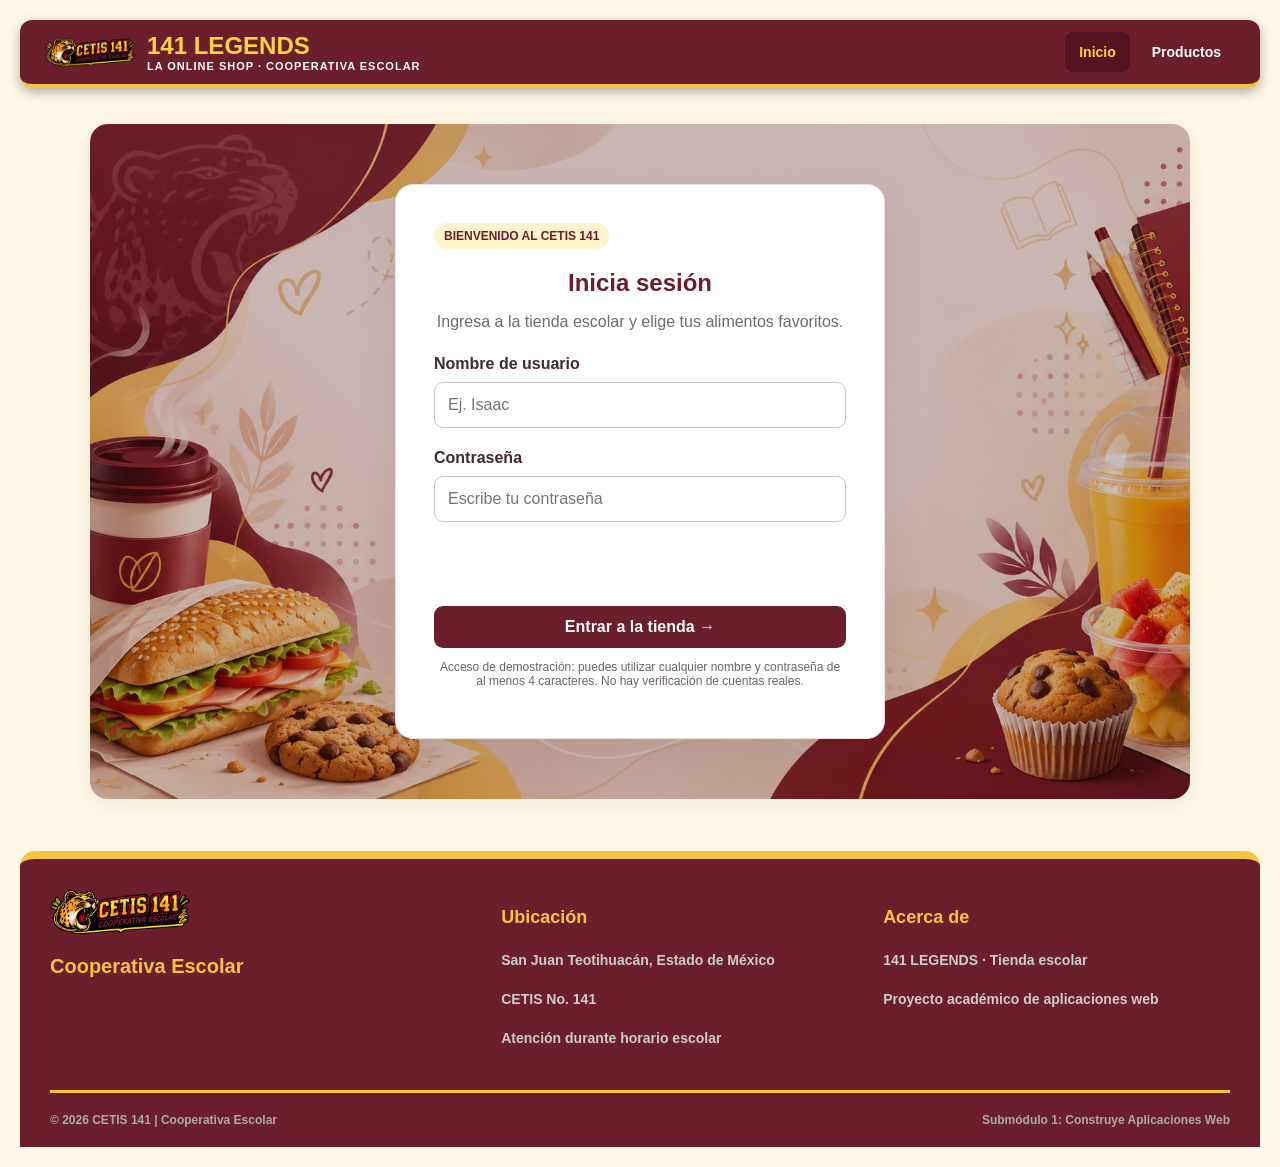
<file: index.html>
<!DOCTYPE html>
<html lang="es">
 <head>
  <meta charset="utf-8"/>
  <meta content="width=device-width, initial-scale=1.0" name="viewport"/>
  <meta content="#6B1E2B" name="theme-color"/>
  <title>
   Iniciar sesión | 141 LEGENDS
  </title>
  <link href="assets/estilos.css" rel="stylesheet"/>
  <script defer="" src="assets/app.js">
  </script>
 </head>
 <body data-pagina="login">
  <!-- Encabezado y navegación principal de la tienda. -->
  <header class="encabezado">
   <div class="marca">
    <a href="index.html">
     <img alt="Logo CETIS 141" src="assets/logo.png"/>
    </a>
    <div class="nombre">
     <h1>
      141 LEGENDS
     </h1>
     <p>
      LA ONLINE SHOP · COOPERATIVA ESCOLAR
     </p>
    </div>
   </div>
   <nav aria-label="Navegación principal" class="menu-principal">
    <ul>
     <li>
      <a class="activo" href="index.html">
       Inicio
      </a>
     </li>
     <li>
      <a class="" href="compras.html">
       Productos
      </a>
     </li>
    </ul>
   </nav>
  </header>
  <!-- Formulario de acceso para ingresar a la cooperativa. -->
  <main class="container">
   <section aria-labelledby="titulo-login" class="login-wrap">
    <span class="etiqueta">
     BIENVENIDO AL CETIS 141
    </span>
    <h2 id="titulo-login">
     Inicia sesión
    </h2>
    <p>
     Ingresa a la tienda escolar y elige tus alimentos favoritos.
    </p>
    <form class="formulario" id="form-login">
     <label for="usuario">
      Nombre de usuario
     </label>
     <input autocomplete="username" id="usuario" maxlength="60" minlength="2" name="usuario" placeholder="Ej. Isaac" required="" type="text"/>
     <label for="password">
      Contraseña
     </label>
     <input autocomplete="current-password" id="password" minlength="4" name="password" placeholder="Escribe tu contraseña" required="" type="password"/>
     <p class="error" id="login-error" role="alert">
     </p>
     <button class="btn" type="submit">
      Entrar a la tienda →
     </button>
    </form>
    <p class="aviso">
     Acceso de demostración: puedes utilizar cualquier nombre y contraseña de al menos 4 caracteres. No hay verificación de cuentas reales.
    </p>
   </section>
  </main>
  <!-- Información institucional y pie de página. -->
  <footer class="footer">
   <div class="footer-contenido">
    <div class="footer-marca">
     <img alt="CETIS 141" src="assets/logo.png"/>
     <h3>
      Cooperativa Escolar
     </h3>
    </div>
    <div class="footer-seccion">
     <h3>
      Ubicación
     </h3>
     <p>
      San Juan Teotihuacán, Estado de México
     </p>
     <p>
      CETIS No. 141
     </p>
     <p>
      Atención durante horario escolar
     </p>
    </div>
    <div class="footer-seccion">
     <h3>
      Acerca de
     </h3>
     <p>
      141 LEGENDS · Tienda escolar
     </p>
     <p>
      Proyecto académico de aplicaciones web
     </p>
    </div>
   </div>
   <div class="footer-inferior">
    <p>
     © 2026 CETIS 141 | Cooperativa Escolar
    </p>
    <p>
     Submódulo 1: Construye Aplicaciones Web
    </p>
   </div>
  </footer>
 </body>
</html>
</file>
<file: assets/estilos.css>
/* ESTILOS GENERALES: estructura, encabezado, navegación y distribución de páginas. */
* body {
    font-family: Arial, sans-serif;
    margin: 10;
    padding: 30px;
    background-color: #FFF8E7;
    color: #292929
}
body[data-pagina="login"] main.container {
    background:
        linear-gradient(
            rgba(40, 10, 20, 0.25),
            rgba(40, 10, 20, 0.25)
        ),
        url("fondo-login.jpg");
    background-size: cover;
    background-position: center;
    background-repeat: no-repeat;
    display: flex;
    justify-content: center;
    align-items: center;
    min-height: 610px;
    padding: 45px 25px;
    border-radius: 18px;
}
header {
    background-color: #6B1E2B;
    color: #FFFFFF;
    padding: 10px;
    display: flex;
    justify-content: center;
    border-radius: 20px;
    box-shadow: 0px 2px 5px #4E342E
}
.encabezado {
    background: #6B1E2B;
    border-bottom: 4px solid #f5c542;
    color: white;
    padding: 12px 25px;
    display: flex;
    align-items: center;
    justify-content: space-between;
    flex-wrap: wrap;
    gap: 20px;
    border-radius: 12px;
    box-shadow: 0 4px 12px rgba(0, 0, 0, 0.3);
}
.marca {
    display: flex;
    align-items: center;
    gap: 12px;
}
.marca img {
    width: 180px;
    max-width: none;
    height: auto;
    border: none;
    margin: 0;
    display: block;
}
.nombre h1 {
    font-size: 24px;
    font-weight: 900;
    color: #ffd43b;
    margin: 0;
}
.nombre p {
    font-size: 11px;
    font-weight: bold;
    color: #ffffff;
    letter-spacing: 1px;
    margin: 0;
}
.menu-principal ul {
    display: flex;
    align-items: center;
    flex-wrap: wrap;
    list-style: none;
    gap: 8px;
    margin: 0;
    padding: 0;
}
.menu-principal a {
    display: block;
    color: #ffffff;
    text-decoration: none;
    font-size: 14px;
    font-weight: bold;
    padding: 12px 14px;
    margin: 0;
    border-radius: 8px;
    transition: 0.3s;
}
.menu-principal a:hover {
    background: #0b0b0b;
    color: #ffd43b;
    text-decoration: none;
}
header img {
    width: 500px;
}
nav {
    display: flex;
    gap: 15px;
}
nav a {
    color: #FFD966;
    margin: 0 30px;
    text-decoration: none;
    font-weight: bold;
}
nav a:hover {
    text-decoration: overline;
}
.container {
    background: #F5EBDD;
    padding: 30px;
    margin-top: 40px;
    border-radius: 20px;
    box-shadow: 0px 2px 5px #4E342E;
}
.contenedor-principal {
    max-width: 1000px;
    margin: 30px auto;
    padding: 0 20px;
}
.titulo-seccion {
    text-align: center;
    color: #1a365d;
    margin-bottom: 25px;
}
.rejilla-paquetes {
    display: grid;
    grid-template-columns: repeat(auto-fit, minmax(280px, 1fr));
    gap: 20px;
}
.tarjeta {
    background-color: white;
    border: 1px solid #ddd;
    border-radius: 8px;
    padding: 20px;
    text-align: center;
}
.tarjeta h3 {
    color: #2b6cb0;
    margin-bottom: 10px;
}
.tarjeta p {
    color: #666;
    margin-bottom: 10px;
}
.tarjeta .precio {
    font-weight: bold;
    color: #dd6b20;
    font-size: 1.2rem;
}
img {
    max-width: 350px;
    height: auto;
    display: flex;
    justify-content: flex-start;
    margin-bottom: 30px;
    border: 3px solid #6B1E2B;
}
.footer {
    background-color: #6B1E2B;
    color: #ffffff;
    border-top: 8px solid #f5c542;
    padding: 30px 30px 0;
    margin-top: 50px;
    font-family: Arial, sans-serif;
    font-weight: bold;
}
.footer-contenido {
    max-width: 1300px;
    margin: 0 auto;
    display: grid;
    grid-template-columns: 2fr 1fr 1.5fr;
    gap: 35px;
    padding-bottom: 35px;
}
.footer-marca img {
    width: 350px;
    max-width: 100%;
    height: auto;
    border: none;
    margin: 0 0 15px;
    display: block;
}
.footer-marca h3 {
    color: #f5c542;
    font-size: 20px;
    font-weight: bold;
    margin-bottom: 12px;
}
.footer-seccion h3 {
    color: #f5c542;
    font-size: 18px;
    font-weight: bold;
    margin-bottom: 20px;
}
.footer-seccion a {
    text-decoration: none;
    color: #dddddd;
    font-size: 14px;
    transition: 0.3s;
}
.footer-seccion a:hover {
    color: #f5c542;
}
.footer-seccion p {
    color: #cccccc;
    font-size: 14px;
    line-height: 1.8;
    margin-bottom: 4px;
}
.footer-redes {
    display: flex;
    gap: 12px;
    margin-bottom: 20px;
}
.footer-redes a {
    display: flex;
    align-items: center;
    justify-content: center;
    width: 42px;
    height: 42px;
    background-color: #800020;
    color: #ffffff;
    border: 2px solid #f5c542;
    border-radius: 50%;
    font-size: 20px;
    font-weight: bold;
    transition: 0.3s;
}
.footer-redes a:hover {
    background-color: #111111;
    color: #ffffff;
    transform: translateY(-4px);
}
.footer-inferior {
    border-top: 3px solid #f5c542;
    padding: 20px 0;
    display: flex;
    justify-content: space-between;
    align-items: center;
    gap: 15px;
}
.footer-inferior p {
    color: #aaaaaa;
    font-size: 12px;
    margin: 0;
}
* {
    box-sizing:border-box
}
body {
    margin:0;
    padding:20px;
    color:#292929;
    font-family:Arial,sans-serif;
    min-height:100vh
}
button,input {
    font:inherit
}
button {
    cursor:pointer
}
.encabezado {
    max-width:1280px;
    margin:auto
}
.marca img {
    width:90px;
    margin:0
}
.menu-principal a {
    margin:0
}
.menu-principal a.activo {
    background:#531320;
    color:#ffd43b
}
.container {
    max-width:1100px;
    margin:36px auto;
    padding:32px;
    background:#F2E0E3;
    border-radius:18px;
    box-shadow:0 5px 24px #361a1a12
}
.titulo-seccion {
    color:#6B1E2B
}
.subtitulo {
    text-align:center;
    color: white;
    margin-top:-12px;
    margin-bottom:26px
}
.footer {
    border-radius:15px 15px 0 0;
    max-width:1280px;
    margin:52px auto 0
}
.footer-marca img {
    width:140px
}
.footer-contenido {
    grid-template-columns:1.2fr 1fr 1fr
}
.boton-tarjeta,.btn {
    display:inline-block;
    border:0;
    background:#6B1E2B;
    color:white!important;
    border-radius:9px;
    padding:12px 19px;
    text-decoration:none;
    font-weight:700;
    transition:.2s
}
.btn:hover,.boton-tarjeta:hover {
    background:#881f36;
    transform:translateY(-1px)
}
.btn-dorado {
    background:#f5c542;
    color:#38201c!important
}
.btn-dorado:hover {
    background:#e9b72a
}
.btn-claro {
    background:#f3e8e9;
    color:#6B1E2B!important
}
.btn-claro:hover {
    background:#ead6da
}
.btn-peligro {
    background:#a83434
}
.btn-peligro:hover {
    background:#8b2424
}
.btn:disabled {
    opacity:.45;
    cursor:not-allowed;
    transform:none
}
.etiqueta {
    display:inline-block;
    background:#fff4cb;
    color:#6B1E2B;
    padding:6px 10px;
    border-radius:15px;
    font-size:12px;
    font-weight:800
}
.tarjeta {
    border:1px solid #eadfe0;
    box-shadow:0 7px 20px #35131310;
    text-align:left;
    display:flex;
    flex-direction:column;
    gap:10px;
    padding:22px
}
.tarjeta h3 {
    color: white
}
.tarjeta p {
    line-height:1.5;
    margin:0
}
.tarjeta .precio {
    color:#8a233b;
    margin-top:auto
}
.tarjeta .btn {
    align-self:stretch
}
.login-wrap {
    max-width:490px;
    margin:15px auto;
    padding:38px;
    background:#fff;
    border:1px solid #eee0df;
    border-radius:18px;
    box-shadow:0 14px 40px #3b172015
}
.login-wrap h2 {
    text-align:center;
    color:#6B1E2B;
    font-weight:800;
    margin-bottom:8px
}
.login-wrap p {
    text-align:center;
    color:#736969
}
.formulario {
    display:grid;
    gap:9px;
    margin-top:24px
}
.formulario label {
    font-weight:700;
    color:#45282d
}
.formulario input {
    width:100%;
    border:1px solid #cfc1c1;
    border-radius:9px;
    padding:13px;
    margin-bottom:12px
}
.formulario input:focus {
    outline:2px solid #ddb14a;
    outline-offset:1px
}
.error {
    color:#a12626;
    font-weight:600;
    min-height:22px
}
.aviso {
    font-size:12px;
    color:#6d6464!important
}
.barra-catalogo,.cabecera-carrito {
    display:flex;
    justify-content:space-between;
    align-items:center;
    gap:16px;
    flex-wrap:wrap;
    margin-bottom:22px
}
.saludo {
    color: white;
    font-weight:bold
}
.contador {
    background:#f5c542;
    color:#3c2026;
    border-radius:30px;
    padding:3px 8px;
    font-size:12px
}
.toast {
    position:fixed;
    bottom:22px;
    right:22px;
    background:#3e2228;
    color:white;
    padding:15px 22px;
    border-radius:12px;
    box-shadow:0 7px 25px #0003;
    z-index:10
}
.vacio {
    text-align:center;
    padding:45px 15px;
    color:#6d6060
}
.vacio h3 {
    color:#6B1E2B
}
.tabla-scroll {
    overflow-x:auto
}
table.carrito-tabla {
    width:100%;
    border-collapse:collapse;
    min-width:590px
}
table.carrito-tabla th,table.carrito-tabla td {
    padding:16px 12px;
    text-align:left;
    border-bottom:1px solid #ece3e3
}
table.carrito-tabla th {
    background:#f7eff0;
    color:#6B1E2B
}
.cantidad {
    display:flex;
    align-items:center;
    gap:12px
}
.cantidad button {
    border:1px solid #d8b9c0;
    background:white;
    color:#6B1E2B;
    border-radius:8px;
    min-width:33px;
    min-height:33px;
    font-weight:bold
}
.cantidad button:hover {
    background:#f5e5e8
}
.btn-eliminar {
    border:0;
    background:transparent;
    color:#a12626;
    font-weight:bold;
    text-decoration:underline
}
.resumen {
    display:flex;
    justify-content:flex-end;
    margin:25px 0
}
.resumen>div {
    background:#faf3f2;
    border:1px solid #eadcdd;
    padding:22px;
    border-radius:13px;
    min-width:260px
}
.resumen strong {
    font-size:26px;
    color:#6B1E2B
}
.acciones {
    display:flex;
    justify-content:flex-end;
    gap:12px;
    flex-wrap:wrap
}
.pie-pagina {
    margin-top:auto
}
.nota-demo {
    padding:12px 15px;
    border-left:4px solid #e6b83e;
    background:#fff8df;
    border-radius:6px;
    color:#674d16;
    margin-top:18px
}
@media(max-width:750px) {
    body {
        padding:10px
    }
    .encabezado {
        justify-content:center;
        padding:18px
    }
    .marca img {
        width:70px
    }
    .nombre h1 {
        font-size:20px
    }
    .menu-principal ul {
        justify-content:center
    }
    .menu-principal a {
        padding:9px 10px;
        font-size:12px
    }
    .container {
        padding:20px;
        margin:20px auto
    }
    .login-wrap {
        padding:23px
    }
    .rejilla-paquetes {
        grid-template-columns:1fr
    }
    .footer {
        padding:20px 18px 0
    }
    .footer-contenido {
        grid-template-columns:1fr;
        gap:22px
    }
    .footer-inferior {
        flex-direction:column;
        text-align:center
    }
    .acciones {
        justify-content:center
    }
}
/*pluto el que lo lea jejeejje*/
body[data-pagina="compras"] main.container {
    background:
        linear-gradient(
            rgba(40, 10, 20, 0.30),
            rgba(40, 10, 20, 0.30)
        ),
        url("fondo-productos.jpg");
    background-size: cover;
    background-position: center;
    background-repeat: no-repeat;
    padding: 45px 30px;
    margin-top: 30px;
    margin-bottom: 45px;
    border-radius: 18px;
    overflow: hidden;
}
body[data-pagina="compras"] .tarjeta {
    background: rgba(255, 255, 255, 0.94);
    backdrop-filter: blur(8px);
    -webkit-backdrop-filter: blur(8px);
    border-radius: 12px;
    padding: 22px;
    box-shadow: 0 8px 25px rgba(0, 0, 0, 0.12);
}
body[data-pagina="compras"] .titulo-seccion {
    color: #6B1E2B;
}
@media (max-width: 600px) {
    body[data-pagina="compras"] main.container {
        padding: 25px 15px;
        margin-top: 20px;
    }
    body[data-pagina="compras"] .tarjeta {
        padding: 18px;
    }
}
/* Nueva distribución del catálogo y calendario */
body[data-pagina="compras"] .container {
    max-width:1340px
}
body[data-pagina="compras"] .titulo-seccion {
    margin:12px 0;
    color:#fff6df;
    font-size:clamp(27px,3vw,38px);
    text-align:left
}
body[data-pagina="compras"] .subtitulo {
    color:#fff6df;
    text-align:left;
    margin:0 0 10px
}
body[data-pagina="compras"] .saludo {
    color:#6B1E2B;
    margin:0
}
body[data-pagina="compras"] .barra-catalogo {
    align-items:center;
    margin-bottom:26px
}
.tienda-layout {
    display:grid;
    grid-template-columns:minmax(0,1fr) 320px;
    align-items:start;
    gap:22px
}
.tienda-principal,.calendario-panel {
    background:#fff9f8;
    border-radius:20px;
    padding:24px;
    box-shadow:0 12px 35px #2b10102a;
    color:#3c2b30
}
.catalogo-encabezado {
    display:flex;
    justify-content:space-between;
    align-items:center;
    gap:12px;
    flex-wrap:wrap
}
.catalogo-encabezado h3 {
    font-size:22px;
    color:#6B1E2B;
    margin:0 0 7px
}
.catalogo-encabezado p {
    margin:0;
    color:#78646a;
    font-size:14px
}
.filtros-productos {
    display:flex;
    gap:8px;
    overflow-x:auto;
    padding:19px 0 20px
}
.filtro {
    border:1px solid #e6d5d7;
    background:white;
    border-radius:25px;
    padding:9px 13px;
    color:#70404b;
    white-space:nowrap;
    font-size:13px;
    font-weight:700
}
.filtro.activo,.filtro:hover {
    background:#6B1E2B;
    border-color:#6B1E2B;
    color:#fff
}
.rejilla-productos {
    display:grid;
    grid-template-columns:repeat(3,minmax(0,1fr));
    gap:15px
}
.producto-card {
    background:white;
    border:1px solid #f0e2e4;
    border-radius:15px;
    overflow:hidden;
    display:flex;
    flex-direction:column;
    box-shadow:0 4px 14px #3513130b
}
.producto-figura {
    height:112px;
    display:grid;
    place-items:center;
    font-size:58px
}
.producto-info {
    display:flex;
    flex-direction:column;
    flex:1;
    padding:14px;
    gap:7px
}
.producto-tipo {
    text-transform:uppercase;
    color:#9f6170;
    font-size:10px;
    letter-spacing:1px;
    font-weight:800
}
.producto-info h4 {
    margin:0;
    color:#5b2332;
    font-size:16px
}
.producto-info p {
    margin:0;
    color:#786e70;
    font-size:12px;
    line-height:1.4
}
.producto-pie {
    display:flex;
    flex-direction:column;
    align-items:stretch;
    gap:10px;
    margin-top:auto;
    padding-top:13px
}
.producto-pie strong {
    color:#6B1E2B;
    font-size:18px
}
.btn-agregar {
    padding:10px 8px;
    font-size:12px;
    text-align:center
}
.calendario-panel {
    position:sticky;
    top:18px
}
.calendario-encabezado h3 {
    color:#6B1E2B;
    margin:10px 0 16px;
    font-size:23px
}
.calendario-navegacion {
    display:flex;
    justify-content:space-between;
    align-items:center;
    margin-bottom:15px;
    text-transform:capitalize
}
.calendario-navegacion button {
    border:1px solid #eed9dd;
    background:#fff;
    color:#6B1E2B;
    width:32px;
    height:32px;
    border-radius:9px;
    font-size:24px
}
.calendario-dias,.calendario-fechas {
    display:grid;
    grid-template-columns:repeat(7,minmax(0,1fr));
    gap:4px;
    text-align:center
}
.calendario-dias span {
    font-size:11px;
    font-weight:800;
    color:#90636d;
    padding-bottom:8px
}
.dia-calendario {
    position:relative;
    min-width:0;
    aspect-ratio:1;
    border:0;
    border-radius:9px;
    background:transparent;
    color:#583d43;
    font-weight:700;
    font-size:12px
}
.dia-calendario.tiene-especial {
    background:#f9e8eb;
    color:#73283c
}
.dia-calendario.tiene-especial::after {
    content:"";
    position:absolute;
    bottom:3px;
    left:calc(50% - 2px);
    background:#bc526a;
    width:4px;
    height:4px;
    border-radius:100%
}
.dia-calendario.hoy {
    outline:2px solid #d3a53b;
    outline-offset:-2px
}
.dia-calendario.seleccionado,.dia-calendario:hover {
    background:#6B1E2B;
    color:white
}
.calendario-indicacion {
    font-size:11px;
    color:#816f72;
    margin:15px 0;
    display:flex;
    align-items:center;
    gap:6px
}
.calendario-punto {
    display:inline-block;
    width:8px;
    height:8px;
    background:#bc526a;
    border-radius:50%
}
.especial-elegido {
    border-radius:14px;
    background:#f9edef;
    padding:17px;
    display:flex;
    flex-direction:column;
    align-items:flex-start;
    gap:9px
}
.especial-elegido h4 {
    margin:0 0 4px;
    color:#6B1E2B;
    text-transform:capitalize
}
.especial-elegido strong {
    color:#5c2432
}
.especial-elegido p {
    font-size:13px;
    color:#6c5d61;
    margin:0
}
.especial-icono {
    font-size:35px
}
.precio-especial {
    color:#76263e
}
.especial-elegido .btn {
    font-size:12px;
    width:100%;
    margin-top:5px
}
.menu-semanal {
    margin-top:22px;
    border-top:1px solid #eddee0;
    padding-top:14px
}
.menu-semanal h4 {
    color:#6B1E2B;
    margin:0 0 12px
}
.fila-menu {
    border:0;
    border-bottom:1px solid #f1e5e6;
    background:transparent;
    width:100%;
    text-align:left;
    padding:10px 1px;
    font-size:12px;
    color:#654c53;
    line-height:1.5
}
.fila-menu:hover {
    color:#6B1E2B;
    background:#fcf1f3
}
@media(max-width:1050px) {
    .tienda-layout {
        grid-template-columns:minmax(0,1fr) 290px
    }
    .rejilla-productos {
        grid-template-columns:repeat(2,minmax(0,1fr))
    }
}
@media(max-width:760px) {
    .tienda-layout {
        grid-template-columns:1fr
    }
    .calendario-panel {
        position:static
    }
    .rejilla-productos {
        grid-template-columns:repeat(2,minmax(0,1fr))
    }
    .tienda-principal,.calendario-panel {
        padding:17px
    }
}
@media(max-width:430px) {
    .rejilla-productos {
        gap:9px
    }
    .producto-figura {
        height:95px;
        font-size:46px
    }
    .producto-info {
        padding:10px
    }
    .producto-info h4 {
        font-size:14px
    }
    .producto-pie strong {
        font-size:16px
    }
}
/* Menú escolar semanal: tarjetas sencillas como la referencia */
.calendario-semanal-panel {
    padding:16px;
    background:#fff9f8;
    border-radius:17px
}
.calendario-semanal-panel .calendario-encabezado .etiqueta {
    font-size:10px;
    padding:5px 9px
}
.calendario-semanal-panel .calendario-encabezado h3 {
    font-size:19px;
    margin:6px 0 4px;
    line-height:1.25
}
.calendario-semanal-panel .calendario-encabezado p {
    margin:0 0 14px;
    font-size:11px;
    color:#81565e
}
.tarjetas-menu-semanal {
    display:grid;
    gap:11px
}
.menu-dia-card {
    border:1px solid #eddcda;
    border-radius:14px;
    overflow:hidden;
    background:#fff
}
.menu-dia-cabecera {
    background:#fff2cb;
    padding:10px 12px;
    display:flex;
    align-items:center;
    justify-content:space-between;
    gap:8px;
    color:#6b1e2b
}
.menu-dia-cabecera strong {
    font-size:14px
}
.menu-dia-cabecera span {
    font-size:10px;
    color:#9d4d25;
    text-align:right
}
.menu-dia-contenido {
    padding:11px 12px
}
.menu-dia-resumen {
    display:flex;
    gap:10px;
    align-items:center;
    min-width:0
}
.menu-dia-figura {
    flex:0 0 72px;
    height:54px;
    background:#fff8f2;
    border:5px solid #faeee6;
    border-radius:11px;
    display:flex;
    flex-direction:column;
    align-items:center;
    justify-content:center;
    gap:1px
}
.menu-dia-emoji {
    font-size:20px;
    line-height:1.1
}
.menu-dia-figura small {
    font-size:7px;
    color:#933e37
}
.menu-dia-informacion {
    min-width:0;
    flex:1
}
.menu-dia-informacion h4 {
    font-size:14px;
    line-height:1.3;
    margin:0 0 5px;
    color:#6b1e2b
}
.menu-dia-informacion p {
    font-size:12px;
    line-height:1.35;
    margin:0 0 4px;
    color:#74565a
}
.menu-dia-precio {
    font-size:16px;
    color:#861d34
}
.menu-dia-boton {
    width:100%;
    margin-top:8px;
    border:0;
    border-radius:7px;
    background:#6b1e2b;
    color:white;
    font-size:13px;
    font-weight:700;
    padding:9px 7px;
    cursor:pointer;
    transition:background .2s
}
.menu-dia-boton:hover,.menu-dia-boton:focus-visible {
    background:#8c3043
}
@media(min-width:1060px) {
    .tienda-layout {
        grid-template-columns:minmax(0,1fr) 365px
    }
}
@media(min-width:761px) and (max-width:1059px) {
    .tienda-layout {
        grid-template-columns:minmax(0,1fr) 320px
    }
}
@media(max-width:760px) {
    .calendario-semanal-panel {
        padding:16px
    }
}

/* ===== Estilos propios de compras.html (antes incluidos dentro del HTML) ===== */
/* ESTILOS LOCALES: ajustes que se aplican solo a esta página. */
/* Estilos exclusivos del calendario de compras */
#calendario-comidas .menu-aviso {
    font-size:.78rem;
    opacity:.72;
    line-height:1.4;
    margin:8px 0 12px
}
#calendario-comidas .menu-dias {
    display:grid;
    gap:10px;
    margin-top:12px
}
#calendario-comidas .menu-dia {
    display:flex;
    align-items:center;
    gap:12px;
    padding:12px;
    border:1px solid #e8dde0;
    border-radius:12px;
    background:#fff;
    box-shadow:0 2px 7px #3210180a
}
#calendario-comidas .menu-dia-nombre {
    flex:0 0 82px;
    color:#6b1e2b;
    font-weight:800;
    font-size:.85rem
}
#calendario-comidas .menu-dia-detalle {
    display:flex;
    flex-direction:column;
    gap:3px;
    min-width:0
}
#calendario-comidas .menu-dia-detalle strong {
    font-size:.9rem;
    color:#35252a
}
#calendario-comidas .menu-dia-detalle span {
    font-size:.76rem;
    color:#786c70
}
#calendario-comidas .menu-dia.hoy {
    background:#fff5db;
    border-color:#d7a340
}
#calendario-comidas .menu-dia.hoy .menu-dia-nombre::after {
    content:" • Hoy";
    color:#a46e05;
    font-size:.75rem
}
.producto-figura {
    overflow:hidden
}
.producto-figura img {
    width:100%;
    height:100%;
    max-width:100%;
    max-height:100%;
    object-fit:contain;
    display:block
}
</file>
